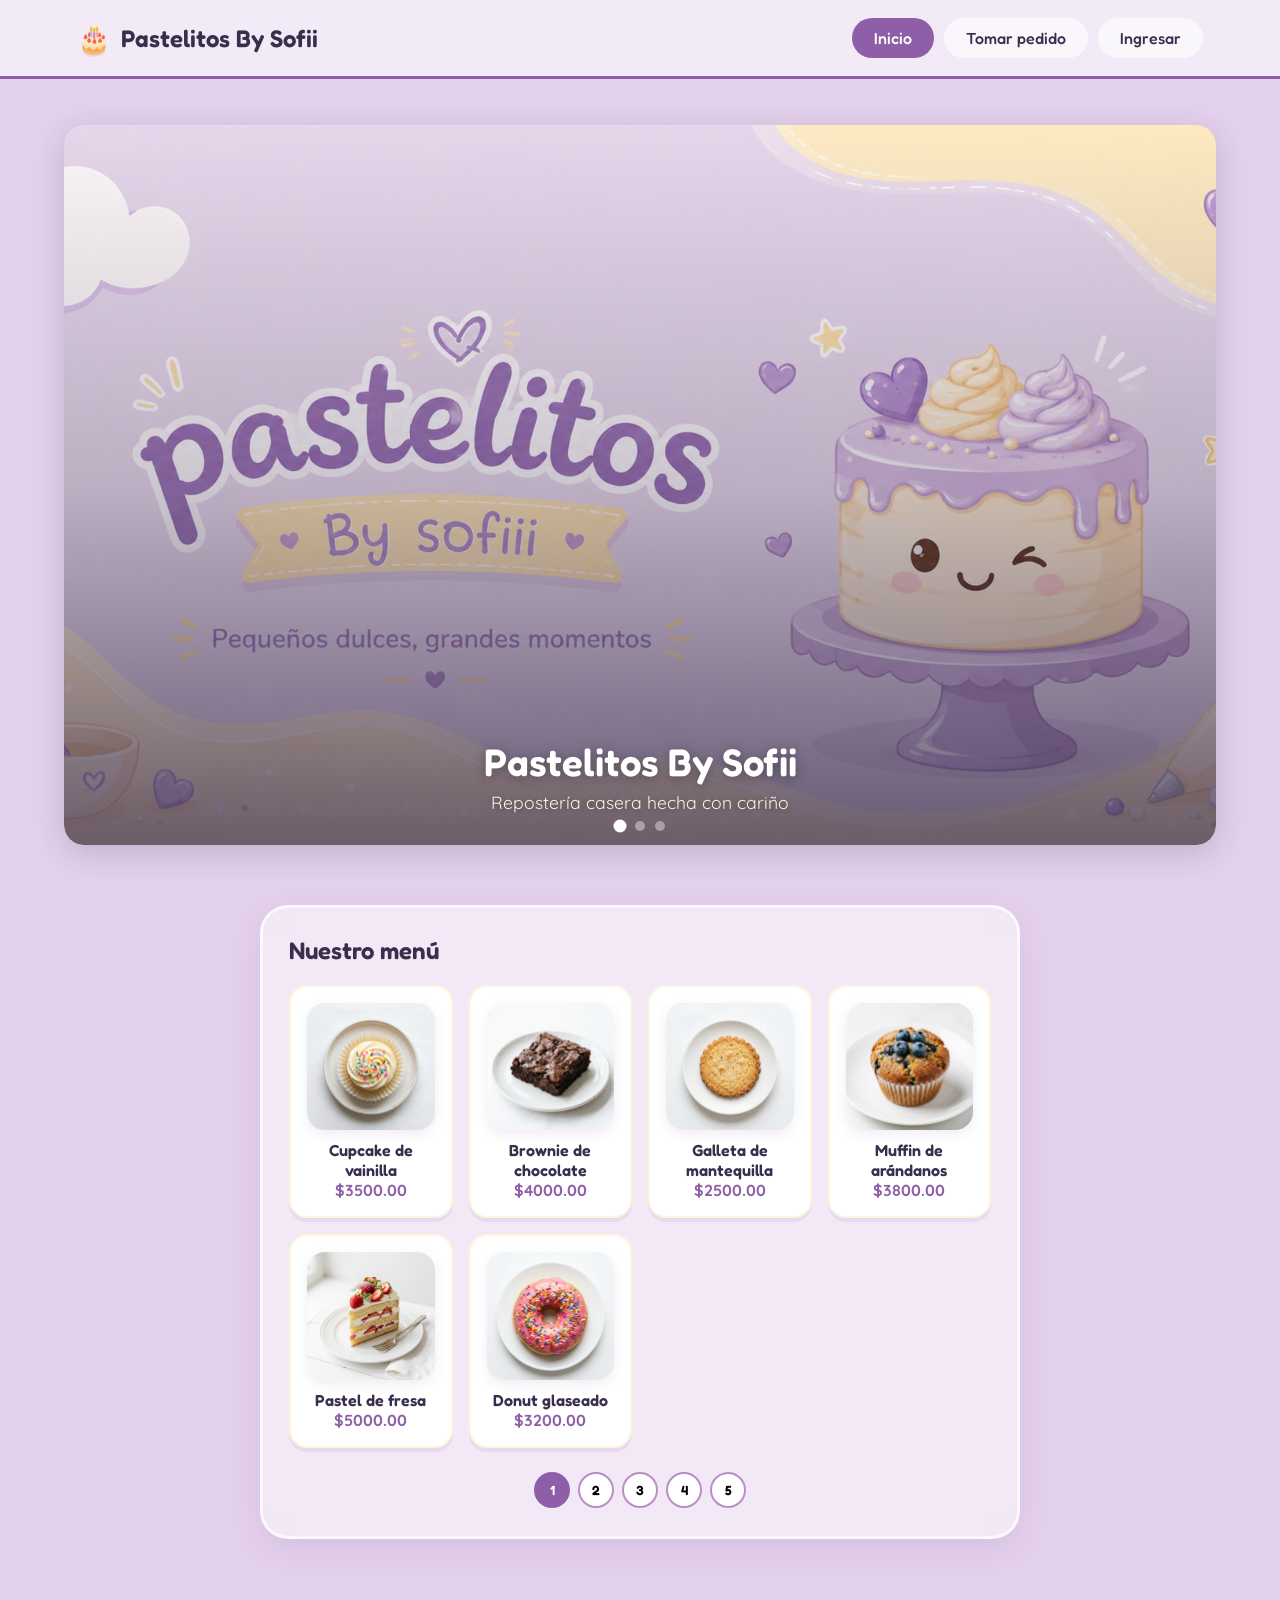
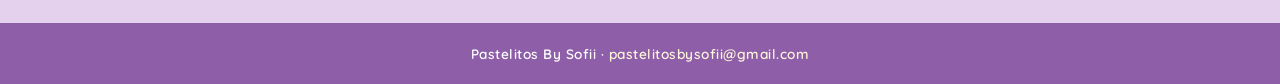
<file: index.html>
<!DOCTYPE html>
<html lang="es">
<head>
  <meta charset="UTF-8">
  <meta name="viewport" content="width=device-width, initial-scale=1.0">
  <title>Pastelitos By Sofii</title>
  <link rel="stylesheet" href="css/styles.css">
</head>
<body>

  <header class="topbar">
    <a href="index.html" class="brand"><span class="brand-icon">🎂</span> Pastelitos By Sofii</a>
    <nav class="mainnav">
      <a href="index.html" data-page="inicio">Inicio</a>
      <a href="pedido.html" data-page="pedido">Tomar pedido</a>
      <a href="admin.html" data-page="admin" id="navAdmin" class="hidden">Admin</a>
      <a href="login.html" data-page="login" id="navLogin">Ingresar</a>
      <a href="#" id="navLogout" class="hidden">Cerrar sesión</a>
    </nav>
  </header>
  <div class="scallop-divider"></div>

  <main>
    <section class="hero-carousel" id="heroCarousel">
      <div class="hero-carousel__slide hero-carousel__slide--active" style="background-image:url('images/carousel/img1.jpg')">
        <div class="hero-carousel__overlay">
          <h1>Pastelitos By Sofii</h1>
          <p>Repostería casera hecha con cariño</p>
        </div>
      </div>
      <div class="hero-carousel__slide" style="background-image:url('images/carousel/img2.jpg')">
        <div class="hero-carousel__overlay">
          <h1>Directo desde la cocina</h1>
          <p>Los mejores ingredientes para los mejores momentos</p>
        </div>
      </div>
      <div class="hero-carousel__slide" style="background-image:url('images/carousel/img3.jpg')">
        <div class="hero-carousel__overlay">
          <h1>Hecho con amor</h1>
          <p>Cada pastelito lleva una sonrisa incluida</p>
        </div>
      </div>
      <div class="hero-carousel__dots" id="carouselDots"></div>
    </section>

    <div class="page-wrap">
      <div class="card">
        <h2>Nuestro menú</h2>
        <div id="menuGrid" class="menu-grid"></div>
        <div id="pagination" class="pagination"></div>
      </div>
    </div>
  </main>

  <footer>Pastelitos By Sofii · <span>pastelitosbysofii@gmail.com</span></footer>

  <!-- Módulos (orden importa: dependencias primero) -->
  <script src="js/api.js"></script>
  <script src="js/auth.js"></script>
  <script src="js/menu.js"></script>
  <script src="js/nav.js"></script>
  <script src="js/pages/index-page.js"></script>
  <script>
    (function () {
      const container = document.getElementById('heroCarousel');
      const slides = container.querySelectorAll('.hero-carousel__slide');
      const dotsBox = document.getElementById('carouselDots');
      const total = slides.length;
      let current = 0;
      let timer;

      for (let i = 0; i < total; i++) {
        const dot = document.createElement('span');
        dot.className = 'hero-carousel__dot' + (i === 0 ? ' hero-carousel__dot--active' : '');
        dot.addEventListener('click', () => { goTo(i); resetTimer(); });
        dotsBox.appendChild(dot);
      }

      function goTo(index) {
        slides[current].classList.remove('hero-carousel__slide--active');
        dotsBox.children[current].classList.remove('hero-carousel__dot--active');
        current = index;
        slides[current].classList.add('hero-carousel__slide--active');
        dotsBox.children[current].classList.add('hero-carousel__dot--active');
      }

      function next() { goTo((current + 1) % total); }

      function resetTimer() {
        clearInterval(timer);
        timer = setInterval(next, 3000);
      }

      resetTimer();
    })();
  </script>
</body>
</html>
</file>
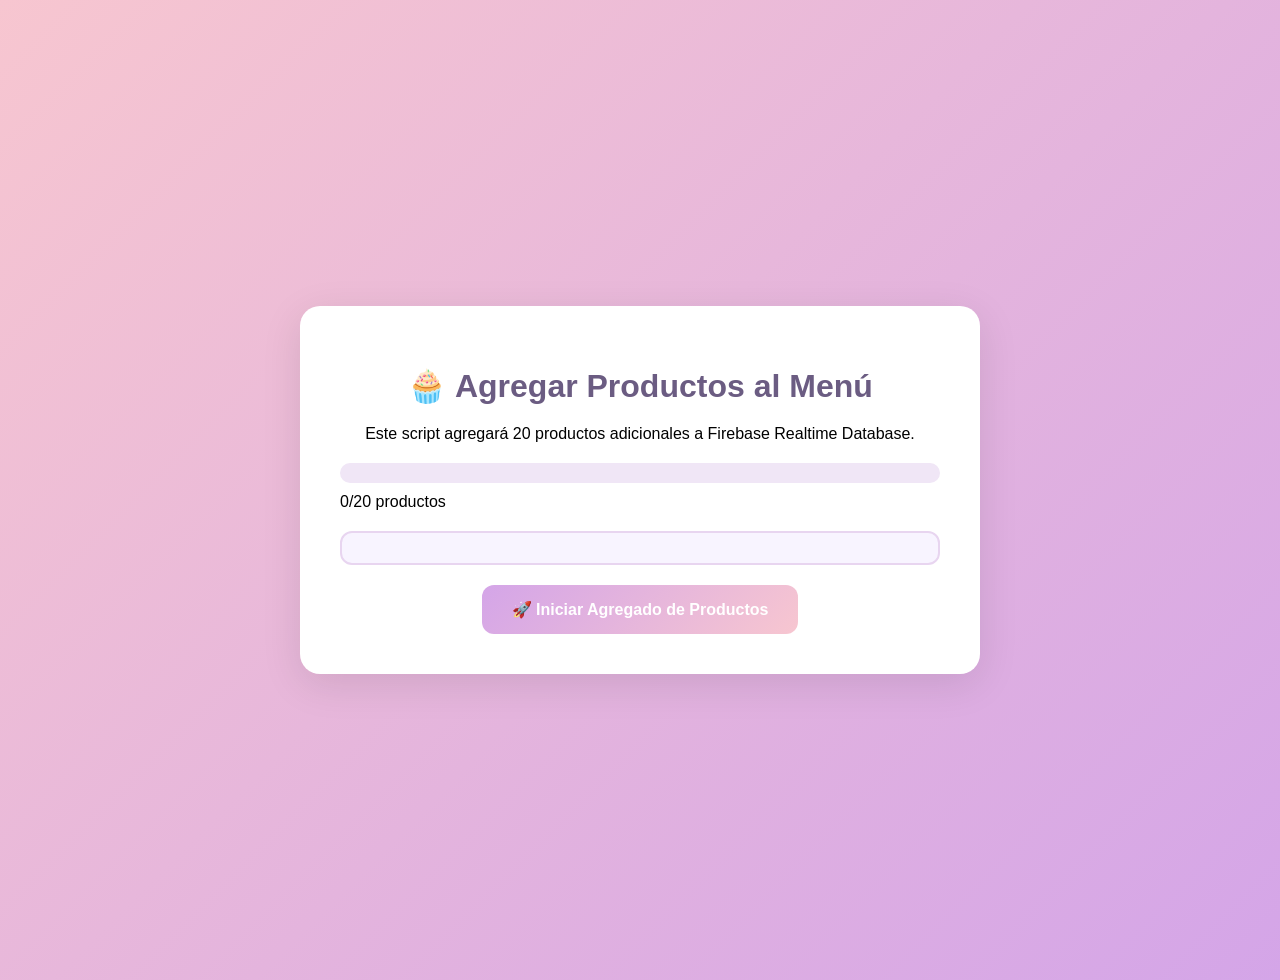
<file: add-menu-items.html>
<!DOCTYPE html>
<html lang="es">
<head>
    <meta charset="UTF-8">
    <meta name="viewport" content="width=device-width, initial-scale=1.0">
    <title>Agregar Productos - Pastelitos By Sofii</title>
    <style>
        body {
            font-family: 'Quicksand', Arial, sans-serif;
            background: linear-gradient(135deg, #F7C6D0 0%, #D4A5E8 100%);
            margin: 0;
            padding: 40px 20px;
            min-height: 100vh;
            display: flex;
            flex-direction: column;
            align-items: center;
            justify-content: center;
        }
        .container {
            background: white;
            border-radius: 20px;
            padding: 40px;
            box-shadow: 0 10px 40px rgba(0,0,0,0.1);
            max-width: 600px;
            width: 100%;
            text-align: center;
        }
        h1 {
            color: #6B5C82;
            font-family: 'Fredoka', sans-serif;
            margin-bottom: 20px;
        }
        .progress {
            margin: 20px 0;
            text-align: left;
        }
        .progress-bar {
            width: 100%;
            height: 20px;
            background: #F0E6F6;
            border-radius: 10px;
            overflow: hidden;
            margin-bottom: 10px;
        }
        .progress-fill {
            height: 100%;
            background: linear-gradient(90deg, #D4A5E8, #F7C6D0);
            width: 0%;
            transition: width 0.3s ease;
        }
        .log {
            background: #F8F4FF;
            border: 2px solid #E8D5F0;
            border-radius: 12px;
            padding: 15px;
            margin: 20px 0;
            max-height: 200px;
            overflow-y: auto;
            text-align: left;
            font-family: 'Monaco', 'Consolas', monospace;
            font-size: 12px;
        }
        .success {
            color: #2E8B57;
        }
        .error {
            color: #B22222;
        }
        .btn {
            background: linear-gradient(135deg, #D4A5E8 0%, #F7C6D0 100%);
            color: white;
            border: none;
            padding: 15px 30px;
            border-radius: 12px;
            font-size: 16px;
            font-weight: 600;
            cursor: pointer;
            transition: transform 0.2s, box-shadow 0.2s;
        }
        .btn:hover {
            transform: translateY(-2px);
            box-shadow: 0 5px 20px rgba(212, 165, 232, 0.4);
        }
        .btn:disabled {
            opacity: 0.6;
            cursor: not-allowed;
        }
        .summary {
            margin-top: 20px;
            padding: 15px;
            background: #F8F4FF;
            border-radius: 12px;
        }
    </style>
</head>
<body>
    <div class="container">
        <h1>🧁 Agregar Productos al Menú</h1>
        <p>Este script agregará 20 productos adicionales a Firebase Realtime Database.</p>
        
        <div class="progress">
            <div class="progress-bar">
                <div class="progress-fill" id="progressFill"></div>
            </div>
            <span id="progressText">0/20 productos</span>
        </div>
        
        <div class="log" id="log"></div>
        
        <button class="btn" id="startBtn">🚀 Iniciar Agregado de Productos</button>
        
        <div class="summary" id="summary" style="display: none;"></div>
    </div>

    <script>
        const BASE_URL = "https://pastelitos-by-sofiii-default-rtdb.europe-west1.firebasedatabase.app/menu.json";

        const NEW_PRODUCTS = [
            { name: "Cheesecake de frutos rojos", price: 6500, image: "images/menu/cheesecake_frutos_rojos.jpg" },
            { name: "Tiramisú clásico", price: 7200, image: "images/menu/tiramisu.jpg" },
            { name: "Flan de caramelo", price: 4500, image: "images/menu/flan_caramelo.jpg" },
            { name: "Panna cotta de vainilla", price: 5800, image: "images/menu/panna_cotta.jpg" },
            { name: "Tarta de limón merengada", price: 5500, image: "images/menu/tarta_limon.jpg" },
            { name: "Croissant clásico", price: 3800, image: "images/menu/croissant.jpg" },
            { name: "Concha de azúcar", price: 2800, image: "images/menu/concha_azucar.jpg" },
            { name: "Pan de muerto", price: 4200, image: "images/menu/pan_muerto.jpg" },
            { name: "Orejas (hojaldre)", price: 3500, image: "images/menu/orejas_hojaldre.jpg" },
            { name: "Empanada de piña", price: 3200, image: "images/menu/empanada_pina.jpg" },
            { name: "Pastel de chocolate negro", price: 6800, image: "images/menu/pastel_chocolate_negro.jpg" },
            { name: "Pastel de zanahoria", price: 6200, image: "images/menu/pastel_zanahoria.jpg" },
            { name: "Pastel de red velvet", price: 7500, image: "images/menu/pastel_red_velvet.jpg" },
            { name: "Tres leches", price: 5800, image: "images/menu/tres_leches.jpg" },
            { name: "Galleta de avena y pasas", price: 2200, image: "images/menu/galleta_avena.jpg" },
            { name: "Alfajor de maicena", price: 2500, image: "images/menu/alfajor_maicena.jpg" },
            { name: "Churros con chocolate", price: 4000, image: "images/menu/churros_chocolate.jpg" },
            { name: "Palmeritas de hojaldre", price: 2800, image: "images/menu/palmeritas.jpg" },
            { name: "Chocolate caliente", price: 3500, image: "images/menu/chocolate_caliente.jpg" },
            { name: "Café con leche", price: 2500, image: "images/menu/cafe_con_leche.jpg" },
            { name: "Té de manzanilla", price: 2000, image: "images/menu/te_manzanilla.jpg" }
        ];

        const logElement = document.getElementById('log');
        const progressFill = document.getElementById('progressFill');
        const progressText = document.getElementById('progressText');
        const startBtn = document.getElementById('startBtn');
        const summaryElement = document.getElementById('summary');

        let successCount = 0;
        let errorCount = 0;
        let isRunning = false;

        function log(message, isError = false) {
            const entry = document.createElement('div');
            entry.innerHTML = message;
            entry.className = isError ? 'error' : 'success';
            logElement.appendChild(entry);
            logElement.scrollTop = logElement.scrollHeight;
        }

        async function addProduct(product) {
            return fetch(BASE_URL, {
                method: "POST",
                headers: { "Content-Type": "application/json" },
                body: JSON.stringify(product)
            });
        }

        async function addAllProducts() {
            if (isRunning) return;
            isRunning = true;
            
            startBtn.disabled = true;
            startBtn.textContent = "⏳ Agregando..."
            logElement.innerHTML = '';
            successCount = 0;
            errorCount = 0;

            log("🚀 Iniciando agregado de productos a Firebase...");
            log("URL: " + BASE_URL);

            for (let i = 0; i < NEW_PRODUCTS.length; i++) {
                const product = NEW_PRODUCTS[i];
                try {
                    const response = await addProduct(product);
                    if (response.ok) {
                        const result = await response.json();
                        log(`✅ ${i + 1}. "${product.name}" agregado (ID: ${result.name || 'N/A'})`);
                        successCount++;
                    } else {
                        throw new Error(`HTTP ${response.status}: ${response.statusText}`);
                    }
                } catch (error) {
                    log(`❌ ${i + 1}. "${product.name}" falló: ${error.message}`, true);
                    errorCount++;
                }

                // Update progress
                const progress = ((i + 1) / NEW_PRODUCTS.length) * 100;
                progressFill.style.width = progress + '%';
                progressText.textContent = `${i + 1}/${NEW_PRODUCTS.length} productos`;

                // Small delay to avoid rate limiting
                if (i < NEW_PRODUCTS.length - 1) {
                    await new Promise(resolve => setTimeout(resolve, 200));
                }
            }

            // Show summary
            summaryElement.style.display = 'block';
            summaryElement.innerHTML = `
                <h3>📊 Resumen</h3>
                <p><strong>✅ Éxitos:</strong> ${successCount}</p>
                <p><strong>❌ Errores:</strong> ${errorCount}</p>
                <p><strong>📝 Total:</strong> ${NEW_PRODUCTS.length}</p>
            `;

            if (errorCount === 0) {
                summaryElement.innerHTML += '<p style="color: #2E8B57; font-weight: bold; margin-top: 10px;">✨ Todos los productos fueron agregados correctamente!</p>';
            } else {
                summaryElement.innerHTML += '<p style="color: #B22222; font-weight: bold; margin-top: 10px;">⚠️ Algunos productos fallaron. Revisa el log para detalles.</p>';
            }

            isRunning = false;
            startBtn.disabled = false;
            startBtn.textContent = "✅ Productos Agregados";
        }

        startBtn.addEventListener('click', addAllProducts);
    </script>
</body>
</html>
</file>
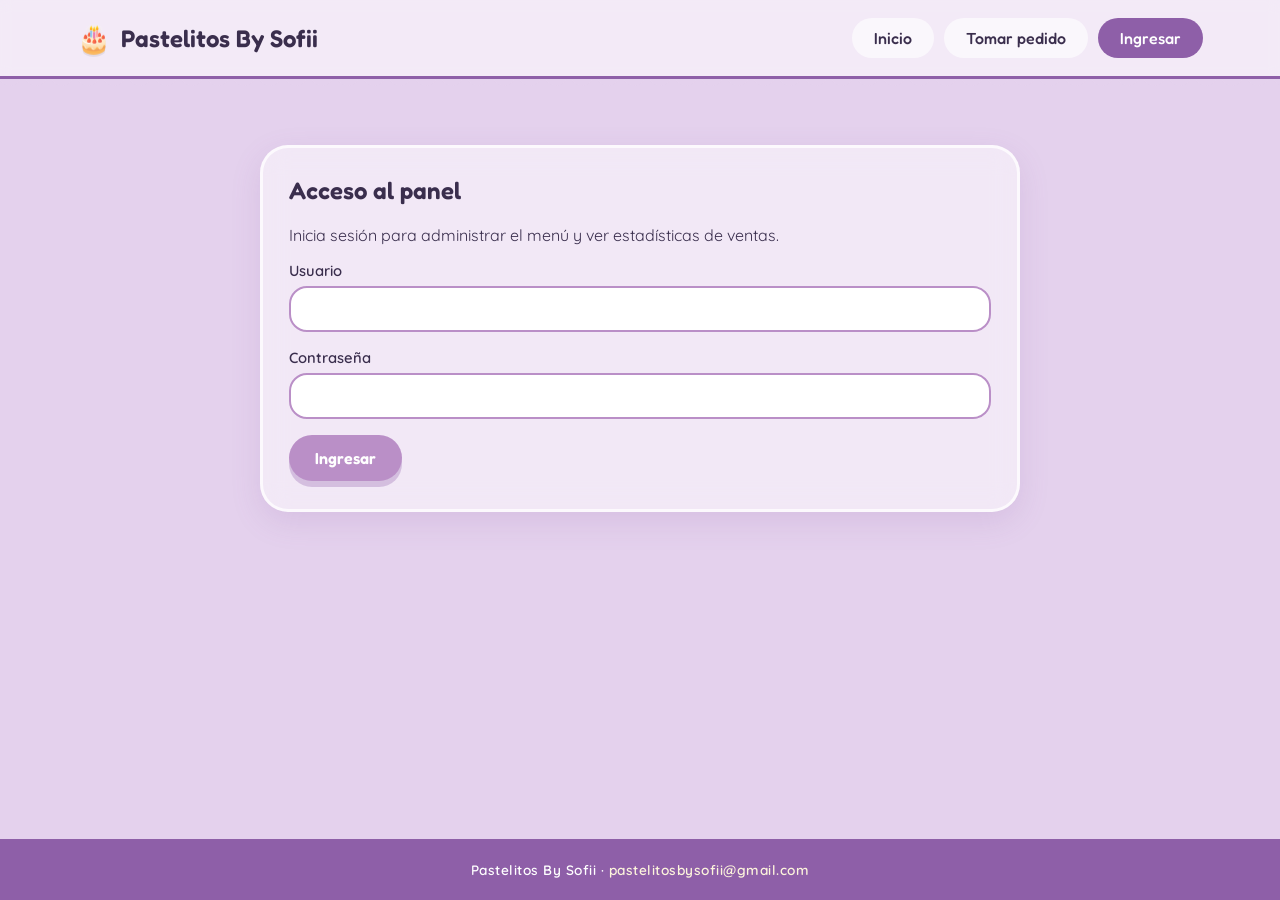
<file: login.html>
<!DOCTYPE html>
<html lang="es">
<head>
  <meta charset="UTF-8">
  <meta name="viewport" content="width=device-width, initial-scale=1.0">
  <title>Ingresar · Pastelitos By Sofii</title>
  <link rel="stylesheet" href="css/styles.css">
</head>
<body>

  <header class="topbar">
    <a href="index.html" class="brand"><span class="brand-icon">🎂</span> Pastelitos By Sofii</a>
    <nav class="mainnav">
      <a href="index.html" data-page="inicio">Inicio</a>
      <a href="pedido.html" data-page="pedido">Tomar pedido</a>
      <a href="admin.html" data-page="admin" id="navAdmin" class="hidden">Admin</a>
      <a href="login.html" data-page="login" id="navLogin">Ingresar</a>
      <a href="#" id="navLogout" class="hidden">Cerrar sesión</a>
    </nav>
  </header>
  <div class="scallop-divider"></div>

  <main class="page-wrap">
    <div class="card">
      <h2>Acceso al panel</h2>
      <p>Inicia sesión para administrar el menú y ver estadísticas de ventas.</p>

      <form id="loginForm">
        <div class="field">
          <label for="user">Usuario</label>
          <input type="text" id="user" autocomplete="username" required>
        </div>
        <div class="field">
          <label for="pass">Contraseña</label>
          <input type="password" id="pass" autocomplete="current-password" required>
        </div>
        <div class="btn-row">
          <button type="submit" class="btn btn-primary">Ingresar</button>
        </div>
      </form>
      <div id="authMsg"></div>
    </div>
  </main>

  <footer>Pastelitos By Sofii · <span>pastelitosbysofii@gmail.com</span></footer>

  <script src="js/api.js"></script>
  <script src="js/auth.js"></script>
  <script src="js/nav.js"></script>
  <script src="js/pages/login-page.js"></script>
</body>
</html>
</file>
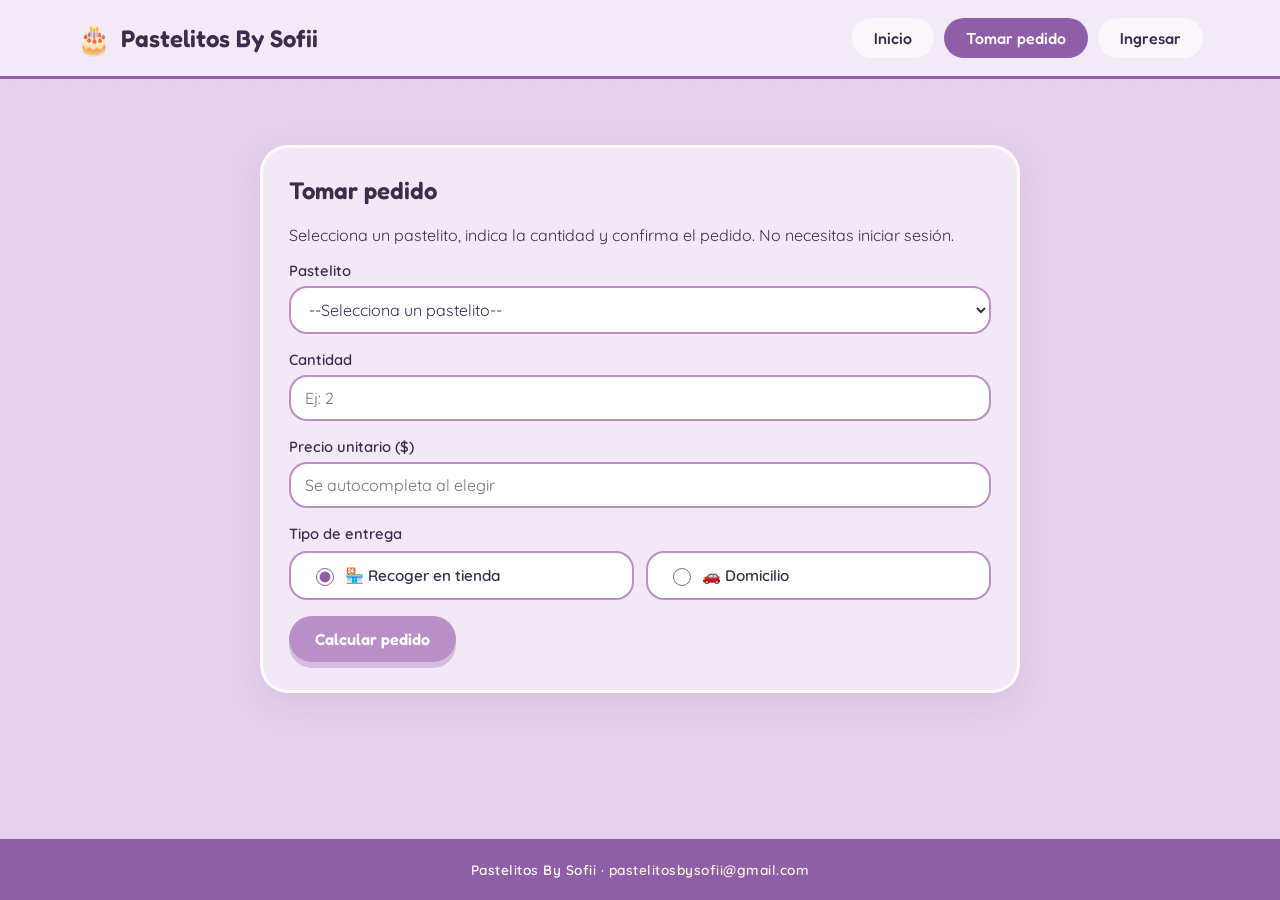
<file: pedido.html>
<!DOCTYPE html>
<html lang="es">
<head>
  <meta charset="UTF-8">
  <meta name="viewport" content="width=device-width, initial-scale=1.0">
  <title>Tomar pedido · Pastelitos By Sofii</title>
  <link rel="stylesheet" href="css/styles.css">
</head>
<body>

  <header class="topbar">
    <a href="index.html" class="brand"><span class="brand-icon">🎂</span> Pastelitos By Sofii</a>
    <nav class="mainnav">
      <a href="index.html" data-page="inicio">Inicio</a>
      <a href="pedido.html" data-page="pedido">Tomar pedido</a>
      <a href="admin.html" data-page="admin" id="navAdmin" class="hidden">Admin</a>
      <a href="login.html" data-page="login" id="navLogin">Ingresar</a>
      <a href="#" id="navLogout" class="hidden">Cerrar sesión</a>
    </nav>
  </header>
  <div class="scallop-divider"></div>

  <main class="page-wrap">
    <div class="card">
      <h2>Tomar pedido</h2>
      <p>Selecciona un pastelito, indica la cantidad y confirma el pedido. No necesitas iniciar sesión.</p>

      <div class="field">
        <label for="itemSelect">Pastelito</label>
        <select id="itemSelect">
          <option value="">--Cargando menú--</option>
        </select>
      </div>

      <div class="field">
        <label for="cantidad">Cantidad</label>
        <input type="number" id="cantidad" min="1" step="1" placeholder="Ej: 2">
      </div>

      <div class="field">
        <label for="precioUnitario">Precio unitario ($)</label>
        <input type="number" id="precioUnitario" min="0" step="0.01" placeholder="Se autocompleta al elegir">
      </div>

      <div class="delivery-section">
        <label>Tipo de entrega</label>
        <div class="delivery-options">
          <label class="delivery-option">
            <input type="radio" name="entrega" value="tienda" checked>
            <span class="delivery-label">🏪 Recoger en tienda</span>
          </label>
          <label class="delivery-option">
            <input type="radio" name="entrega" value="domicilio">
            <span class="delivery-label">🚗 Domicilio</span>
          </label>
        </div>
      </div>

      <div id="domicilioFields" class="hidden">
        <div class="field">
          <label for="dirDireccion">Dirección completa</label>
          <input type="text" id="dirDireccion" placeholder="Calle, número, apto, etc.">
        </div>
        <div class="field">
          <label for="dirBarrio">Barrio / Ciudad</label>
          <input type="text" id="dirBarrio" placeholder="Ej: Centro, Medellín">
        </div>
        <div class="field">
          <label for="dirTelefono">Teléfono de contacto</label>
          <input type="text" id="dirTelefono" placeholder="Ej: 300 123 4567">
        </div>
        <div class="field">
          <label for="dirReferencia">Referencia (opcional)</label>
          <input type="text" id="dirReferencia" placeholder="Ej: Portón azul, torre 3">
        </div>
      </div>

      <div class="btn-row">
        <button id="btnProcesar" class="btn btn-primary" type="button">Calcular pedido</button>
        <button id="btnConfirmar" class="btn btn-accent hidden" type="button">Confirmar pedido</button>
      </div>

      <div id="resultado"></div>
    </div>
  </main>

  <footer>Pastelitos By Sofii · <span>pastelitosbysofii@gmail.com</span></footer>

  <script src="js/api.js"></script>
  <script src="js/auth.js"></script>
  <script src="js/menu.js"></script>
  <script src="js/pedidos.js"></script>
  <script src="js/nav.js"></script>
  <script src="js/pages/pedido-page.js"></script>
</body>
</html>
</file>
<file: css/styles.css>
/* =========================================================
   Pastelitos By Sofii — styles.css
   Hoja de estilos ÚNICA compartida por todas las vistas (MPA)
   Ejercicio 1: un solo styles.css enlazado desde cada HTML
   ========================================================= */

@import url('https://fonts.googleapis.com/css2?family=Fredoka:wght@500;600;700&family=Quicksand:wght@400;500;600;700&display=swap');

:root {
  /* Paleta: lila pastel + amarillo pastel (no tan claros) */
  --butter: #F2D680;
  --butter-soft: #FDF5DC;
  --lilac: #BA8FC7;
  --lilac-deep: #8E5FA8;
  --lilac-pale: #E4D1ED;
  --frosting-pink: #E8A0B8;
  --cream: #FFF9EE;
  --ink: #3A2E4D;
  --ink-soft: #6B5C82;
  --white: #FFFFFF;
  --success: #2FAE66;
  --danger: #D64550;

  --radius-lg: 28px;
  --radius-md: 18px;
  --radius-pill: 999px;
  --shadow-soft: 0 10px 30px rgba(142, 95, 168, 0.15);
  --shadow-pop: 0 6px 0 rgba(142, 95, 168, 0.30);
}

* { box-sizing: border-box; }

html, body {
  margin: 0;
  padding: 0;
  min-height: 100%;
}

body {
  font-family: 'Quicksand', sans-serif;
  color: var(--ink);
  background: var(--lilac-pale);
  display: flex;
  flex-direction: column;
  min-height: 100vh;
}

h1, h2, h3, .brand {
  font-family: 'Fredoka', sans-serif;
  font-weight: 600;
  color: var(--ink);
}

a { color: var(--lilac-deep); }

/* ---------- Encabezado / navegación ---------- */
header.topbar {
  display: flex;
  align-items: center;
  justify-content: space-between;
  gap: 12px;
  padding: 18px 6vw;
  background: rgba(255, 255, 255, 0.55);
  backdrop-filter: blur(6px);
  border-bottom: 3px solid var(--lilac-deep);
  flex-wrap: wrap;
}

.brand {
  display: flex;
  align-items: center;
  gap: 10px;
  font-size: 1.5rem;
  text-decoration: none;
}

.brand .brand-icon {
  font-size: 1.7rem;
  filter: drop-shadow(0 2px 0 rgba(0,0,0,0.08));
}

nav.mainnav {
  display: flex;
  gap: 10px;
  flex-wrap: wrap;
}

nav.mainnav a, nav.mainnav span.navlabel {
  font-family: 'Fredoka', sans-serif;
  font-weight: 500;
  text-decoration: none;
  color: var(--ink);
  padding: 10px 22px;
  border-radius: var(--radius-pill);
  transition: transform .15s ease, background .15s ease;
  background: rgba(255,255,255,0.6);
}

nav.mainnav a:hover {
  background: var(--white);
  transform: translateY(-2px);
}

nav.mainnav a.active {
  background: var(--lilac-deep);
  color: var(--white);
}

/* ---------- Divisor tipo "cortina de repostería" (elemento distintivo) ---------- */
.scallop-divider {
  width: 100%;
  height: 26px;
  background-image: radial-gradient(circle at 10px -6px, transparent 12px, var(--lilac-pale) 13px);
  background-size: 26px 26px;
  background-repeat: repeat-x;
}

/* ---------- Contenedor general ---------- */
main {
  flex: 1;
  width: 100%;
}

.page-wrap {
  max-width: 800px;
  margin: 0 auto;
  padding: 40px 20px 60px;
}

/* ---------- Carrusel hero ---------- */
.hero-carousel {
  position: relative;
  width: 90%;
  height: 80vh;
  overflow: hidden;
  border-radius: 20px;
  margin: 20px auto;
  box-shadow: 0 8px 32px rgba(58, 46, 77, 0.2);
}

.hero-carousel__slide {
  position: absolute;
  inset: 0;
  background-size: cover;
  background-position: center;
  opacity: 0;
  transition: opacity 1s ease;
  border-radius: 20px;
}

.hero-carousel__slide--active {
  opacity: 1;
}

.hero-carousel__overlay {
  position: absolute;
  inset: 0;
  display: flex;
  flex-direction: column;
  align-items: center;
  justify-content: flex-end;
  padding: 32px 20px;
  border-radius: 20px;
  background: linear-gradient(
    to top,
    rgba(58, 46, 77, 0.75) 0%,
    rgba(58, 46, 77, 0.25) 50%,
    transparent 100%
  );
  text-align: center;
}

.hero-carousel__overlay h1 {
  font-size: clamp(1.4rem, 4vw, 2.4rem);
  margin: 0 0 6px;
  color: var(--white);
  text-shadow: 0 2px 12px rgba(0, 0, 0, 0.35);
}

.hero-carousel__overlay p {
  font-size: clamp(0.85rem, 1.8vw, 1.1rem);
  color: var(--butter-soft);
  max-width: 460px;
  margin: 0 auto;
  text-shadow: 0 1px 6px rgba(0, 0, 0, 0.3);
}

.hero-carousel__dots {
  position: absolute;
  bottom: 14px;
  left: 50%;
  transform: translateX(-50%);
  display: flex;
  gap: 10px;
  z-index: 5;
}

.hero-carousel__dot {
  width: 10px;
  height: 10px;
  border-radius: 50%;
  background: rgba(255, 255, 255, 0.4);
  border: none;
  cursor: pointer;
  transition: background 0.3s, transform 0.3s;
}

.hero-carousel__dot--active {
  background: var(--white);
  transform: scale(1.3);
}

/* ---------- Tarjetas ---------- */
.card {
  background: rgba(255, 255, 255, 0.50);
  backdrop-filter: blur(14px);
  -webkit-backdrop-filter: blur(14px);
  border-radius: var(--radius-lg);
  box-shadow: var(--shadow-soft);
  padding: 28px 26px;
  margin-bottom: 24px;
  border: 3px solid rgba(255, 255, 255, 0.75);
}

.card h2, .card h3 {
  margin-top: 0;
}

/* ---------- Grid de menú ---------- */
.menu-grid {
  display: grid;
  grid-template-columns: repeat(auto-fill, minmax(160px, 1fr));
  gap: 16px;
}

.menu-item {
  background: var(--white);
  border-radius: var(--radius-md);
  padding: 16px;
  text-align: center;
  box-shadow: 0 4px 0 rgba(142,95,168,0.10);
  border: 2px solid var(--butter-soft);
}

.menu-item .emoji {
  font-size: 1.8rem;
  display: block;
  margin-bottom: 6px;
}

.menu-img {
  width: 100%;
  aspect-ratio: 1 / 1;
  object-fit: cover;
  object-position: center;
  border-radius: var(--radius-md);
  display: block;
  margin-bottom: 10px;
  box-shadow: 0 4px 12px rgba(142, 95, 168, 0.12);
  transition: transform 0.2s ease, box-shadow 0.2s ease;
}

.menu-item:hover .menu-img {
  transform: scale(1.04);
  box-shadow: 0 8px 20px rgba(142, 95, 168, 0.20);
}

.menu-item .name {
  font-family: 'Fredoka', sans-serif;
  font-weight: 600;
}

.menu-item .price {
  color: var(--lilac-deep);
  font-weight: 700;
}

.empty-state, .loading-state {
  text-align: center;
  color: var(--ink-soft);
  padding: 20px;
  font-style: italic;
}

/* ---------- Formularios ---------- */
.field {
  margin-bottom: 16px;
  display: flex;
  flex-direction: column;
  gap: 6px;
}

label {
  font-weight: 600;
  font-size: 0.92rem;
  color: var(--ink);
}

input[type="text"],
input[type="password"],
input[type="number"],
select {
  font-family: 'Quicksand', sans-serif;
  font-size: 1rem;
  padding: 11px 14px;
  border-radius: var(--radius-md);
  border: 2px solid var(--lilac);
  background: var(--white);
  color: var(--ink);
}

input:focus, select:focus {
  outline: 3px solid var(--frosting-pink);
  outline-offset: 1px;
}

.btn {
  font-family: 'Fredoka', sans-serif;
  font-weight: 600;
  font-size: 1rem;
  padding: 13px 26px;
  border: none;
  border-radius: var(--radius-pill);
  cursor: pointer;
  color: var(--ink);
  background: var(--butter);
  box-shadow: var(--shadow-pop);
  transition: transform .1s ease, box-shadow .1s ease;
}

.btn:hover { transform: translateY(-2px); }
.btn:active { transform: translateY(2px); box-shadow: 0 2px 0 rgba(142,95,168,0.30); }

.btn-primary { background: var(--lilac); color: var(--white); }
.btn-accent { background: var(--frosting-pink); color: var(--white); }
.btn-secondary { background: var(--white); border: 2px solid var(--lilac); }
.btn[disabled] { opacity: .55; cursor: not-allowed; transform:none; }

.btn-row { display: flex; gap: 10px; flex-wrap: wrap; }

/* ---------- Mensajes / feedback ---------- */
.msg { margin-top: 12px; padding: 10px 14px; border-radius: var(--radius-md); font-weight: 600; }
.msg-error { background: #FBDADA; color: var(--danger); }
.msg-success { background: #D9F2E3; color: var(--success); }
.msg-info { background: var(--butter-soft); color: var(--ink); }

/* ---------- Resultado de pedido ---------- */
.order-summary { background: var(--butter-soft); border-radius: var(--radius-md); padding: 18px; margin-top: 18px; }
.order-summary .line { display: flex; justify-content: space-between; padding: 3px 0; }
.order-summary .total { font-weight: 700; font-size: 1.15rem; color: var(--lilac-deep); border-top: 2px dashed var(--lilac); margin-top: 6px; padding-top: 8px; }

/* ---------- Paginación ---------- */
.pagination {
  display: flex;
  justify-content: center;
  gap: 8px;
  margin-top: 24px;
}

.pagination .page-btn {
  width: 36px;
  height: 36px;
  display: flex;
  align-items: center;
  justify-content: center;
  border-radius: 50%;
  border: 2px solid var(--lilac);
  background: var(--white);
  font-family: 'Fredoka', sans-serif;
  font-weight: 600;
  cursor: pointer;
  transition: all 0.2s ease;
}

.pagination .page-btn:hover {
  background: var(--butter-soft);
}

.pagination .page-btn.active {
  background: var(--lilac-deep);
  color: var(--white);
  border-color: var(--lilac-deep);
}

footer {
  text-align: center;
  padding: 22px;
  font-size: 0.85rem;
  color: var(--white);
  background: var(--lilac-deep);
  font-weight: 600;
  letter-spacing: 0.5px;
}

footer span {
  color: var(--butter-soft);
}

/* ---------- Utilidades ---------- */
.hidden { display: none !important; }
.text-center { text-align: center; }

/* ---------- Sección de entrega ---------- */
.delivery-section { margin-bottom: 16px; }
.delivery-section > label { font-weight: 600; font-size: 0.92rem; color: var(--ink); display: block; margin-bottom: 8px; }

.delivery-options { display: flex; gap: 12px; flex-wrap: wrap; }

.delivery-option {
  display: flex;
  align-items: center;
  gap: 8px;
  background: var(--white);
  border: 2px solid var(--lilac);
  border-radius: var(--radius-md);
  padding: 12px 20px;
  cursor: pointer;
  transition: border-color 0.2s, background 0.2s;
  flex: 1;
  min-width: 180px;
}

.delivery-option:hover { background: var(--lilac-pale); }
.delivery-option input[type="radio"] { accent-color: var(--lilac-deep); width: 18px; height: 18px; }
.delivery-label { font-weight: 600; font-size: 0.95rem; }

/* ---------- Layout amplio para admin ---------- */
.page-wrap--wide {
  max-width: 960px;
}

/* ---------- Dashboard / Stats ---------- */
.card--dashboard {
  background: var(--butter-soft);
  border: 3px solid var(--butter);
  box-shadow: 0 12px 40px rgba(242, 214, 128, 0.25), 0 4px 12px rgba(142, 95, 168, 0.06);
}

.dash-header {
  display: flex;
  align-items: flex-start;
  justify-content: space-between;
  gap: 16px;
}

.dash-header h2 {
  font-size: 1.7rem;
  color: var(--ink);
  margin-bottom: 2px;
}

.stats-grid {
  display: grid;
  grid-template-columns: repeat(3, 1fr);
  gap: 14px;
  margin-top: 20px;
}

.stat-box {
  background: var(--white);
  border-radius: var(--radius-md);
  padding: 20px 14px;
  text-align: center;
  box-shadow: 0 4px 16px rgba(142,95,168,0.06);
  border: 2px solid transparent;
  transition: transform 0.2s ease, box-shadow 0.2s ease;
}

.stat-box:hover {
  transform: translateY(-3px);
  box-shadow: 0 8px 24px rgba(142,95,168,0.10);
}

.stat-box--pedidos { border-color: #D4A5E8; }
.stat-box--tienda { border-color: #D4A5E8; background: rgba(212, 165, 232, 0.08); }
.stat-box--domicilio { border-color: #F7C6D0; background: rgba(247, 198, 208, 0.08); }
.stat-box--productos { border-color: #F7C6D0; }
.stat-box--ingresos { border-color: #F9D89C; }
.stat-box--promedio { border-color: #A8D8B9; }
.stat-box--en-proceso { border-color: #F7C6D0; background: rgba(247, 198, 208, 0.08); }
.stat-box--entregado { border-color: #A8D8B9; background: rgba(168, 216, 185, 0.08); }

.stat-icon {
  font-size: 1.5rem;
  margin-bottom: 6px;
}

.stat-number {
  font-family: 'Fredoka', sans-serif;
  font-size: 1.8rem;
  font-weight: 700;
  color: var(--lilac-deep);
  line-height: 1.2;
}

.stat-label {
  font-size: 0.8rem;
  color: var(--ink-soft);
  margin-top: 4px;
  font-weight: 600;
  text-transform: uppercase;
  letter-spacing: 0.3px;
}

/* ---------- Gráficos ---------- */
.charts-grid {
  display: grid;
  grid-template-columns: repeat(3, 1fr);
  gap: 18px;
  margin-top: 24px;
}

.chart-card {
  background: var(--white);
  border-radius: var(--radius-md);
  padding: 20px;
  box-shadow: 0 4px 16px rgba(142,95,168,0.06);
  border: 2px solid var(--butter-soft);
}

.chart-card h3 {
  margin-top: 0;
  margin-bottom: 12px;
  font-size: 1rem;
  color: var(--ink-soft);
}

.chart-container {
  position: relative;
  width: 100%;
  height: 260px;
}

/* ---------- Top productos más vendidos ---------- */
.top-list {
  display: flex;
  flex-direction: column;
  gap: 8px;
}

.top-item {
  display: flex;
  align-items: center;
  gap: 12px;
  background: var(--white);
  padding: 10px 14px;
  border-radius: var(--radius-md);
  border: 2px solid var(--butter-soft);
  transition: transform 0.15s ease;
}

.top-item:hover {
  transform: translateX(4px);
}

.top-rank {
  font-family: 'Fredoka', sans-serif;
  font-weight: 700;
  color: var(--lilac-deep);
  min-width: 32px;
  font-size: 1.1rem;
}

.top-name {
  flex: 1;
  font-weight: 600;
}

.top-qty {
  font-size: 0.85rem;
  color: var(--ink-soft);
  font-weight: 600;
  white-space: nowrap;
}

/* ---------- Tabla de productos CRUD ---------- */
.productos-table {
  width: 100%;
  border-collapse: collapse;
  margin-top: 12px;
}

.productos-table th,
.productos-table td {
  padding: 12px 14px;
  text-align: left;
  border-bottom: 2px solid var(--butter-soft);
}

.productos-table th {
  font-family: 'Fredoka', sans-serif;
  font-weight: 600;
  color: var(--ink-soft);
  font-size: 0.82rem;
  text-transform: uppercase;
  letter-spacing: 0.5px;
  background: rgba(253, 240, 196, 0.45);
}

.productos-table tr:hover {
  background: rgba(253, 240, 196, 0.30);
}

.productos-table .row-num {
  font-weight: 700;
  color: var(--ink-soft);
  width: 40px;
}

.productos-table .row-price {
  font-weight: 700;
  color: var(--lilac-deep);
}

.productos-table .acciones {
  display: flex;
  gap: 6px;
  flex-wrap: wrap;
}

/* ---------- Tabla de pedidos ---------- */
.pedidos-table {
  width: 100%;
  border-collapse: collapse;
  margin-top: 12px;
}

.pedidos-table th,
.pedidos-table td {
  padding: 12px 14px;
  text-align: left;
  border-bottom: 2px solid var(--butter-soft);
}

.pedidos-table th {
  font-family: 'Fredoka', sans-serif;
  font-weight: 600;
  color: var(--ink-soft);
  font-size: 0.82rem;
  text-transform: uppercase;
  letter-spacing: 0.5px;
  background: rgba(253, 240, 196, 0.45);
}

.pedidos-table tr:hover {
  background: rgba(253, 240, 196, 0.30);
}

.pedidos-table .row-num {
  font-weight: 700;
  color: var(--ink-soft);
  width: 40px;
}

.pedidos-table .row-total {
  font-weight: 700;
  color: var(--lilac-deep);
}

.pedidos-table .acciones {
  display: flex;
  gap: 6px;
  flex-wrap: wrap;
}

/* Badges de estado */
.badge {
  display: inline-block;
  padding: 4px 10px;
  border-radius: 12px;
  font-size: 0.75rem;
  font-weight: 600;
  text-transform: uppercase;
}

.badge--en-proceso {
  background: rgba(247, 198, 208, 0.20);
  color: #C94A6F;
  border: 2px solid #F7C6D0;
}

.badge--entregado {
  background: rgba(168, 216, 185, 0.20);
  color: #4A9D58;
  border: 2px solid #A8D8B9;
}

/* ---------- Botones pequeños ---------- */
.btn-sm {
  font-size: 0.78rem;
  padding: 6px 14px;
  font-weight: 600;
}

.btn-danger {
  background: var(--danger);
  color: var(--white);
}

/* ---------- Modal de edición ---------- */
.modal {
  position: fixed;
  top: 0;
  left: 0;
  width: 100%;
  height: 100%;
  background: rgba(58, 46, 77, 0.45);
  backdrop-filter: blur(6px);
  -webkit-backdrop-filter: blur(6px);
  display: flex;
  align-items: center;
  justify-content: center;
  z-index: 1000;
  padding: 20px;
}

.modal-content {
  width: 100%;
  max-width: 440px;
  margin: 0;
}

/* ---------- Paginación admin ---------- */
.productos-list + .pagination {
  margin-top: 16px;
}

/* ---------- Responsive ---------- */
@media (max-width: 768px) {
  .page-wrap--wide { max-width: 100%; }
  .charts-grid { grid-template-columns: 1fr 1fr; }
  .stats-grid { grid-template-columns: repeat(2, 1fr); }
  .chart-container { height: 220px; }
}

@media (max-width: 480px) {
  header.topbar { padding: 14px 4vw; }
  .page-wrap { padding: 28px 14px 44px; }
  .stats-grid { grid-template-columns: 1fr 1fr; }
  .charts-grid { grid-template-columns: 1fr; }
  .stat-number { font-size: 1.4rem; }
  .productos-table th:nth-child(1),
  .productos-table td:nth-child(1) { display: none; }
  .productos-table th:nth-child(3),
  .productos-table td:nth-child(3) { display: none; }
}
</file>
